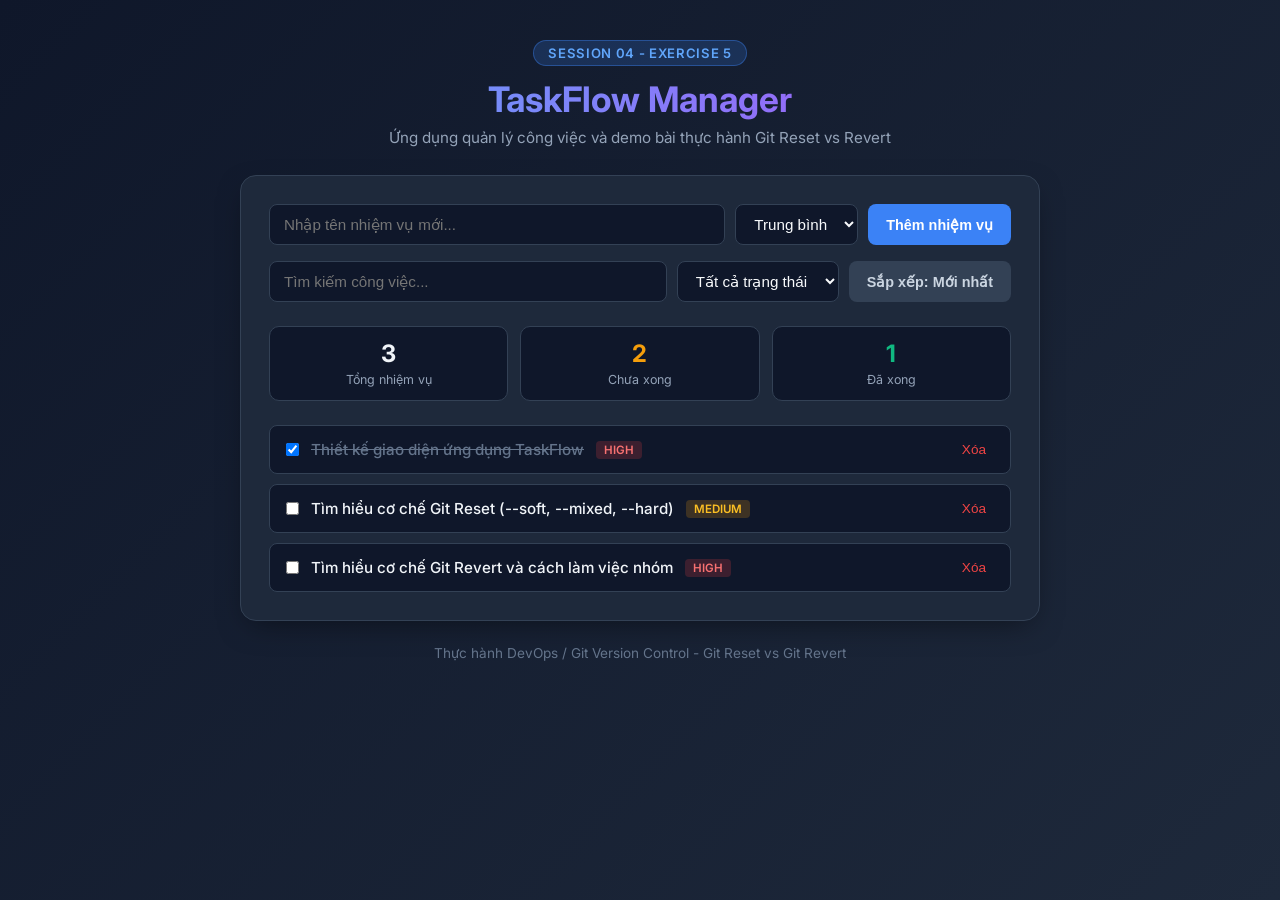
<file: index.html>
<!DOCTYPE html>
<html lang="vi">
<head>
  <meta charset="UTF-8">
  <meta name="viewport" content="width=device-width, initial-scale=1.0">
  <title>TaskFlow - Quản lý Công việc & Trực quan hóa Git Reset/Revert</title>
  <link rel="stylesheet" href="style.css">
  <link rel="preconnect" href="https://fonts.googleapis.com">
  <link rel="preconnect" href="https://fonts.gstatic.com" crossorigin>
  <link href="https://fonts.googleapis.com/css2?family=Inter:wght@400;500;600;700&display=swap" rel="stylesheet">
</head>
<body>
  <div class="container">
    <header class="header">
      <div class="badge">Session 04 - Exercise 5</div>
      <h1>TaskFlow Manager</h1>
      <p class="subtitle">Ứng dụng quản lý công việc và demo bài thực hành Git Reset vs Revert</p>
    </header>

    <main class="main-card">
      <section class="action-bar">
        <div class="input-group">
          <input type="text" id="taskInput" placeholder="Nhập tên nhiệm vụ mới..." autocomplete="off">
          <select id="prioritySelect">
            <option value="low">Thấp</option>
            <option value="medium" selected>Trung bình</option>
            <option value="high">Cao</option>
          </select>
          <button id="addBtn" class="btn btn-primary">Thêm nhiệm vụ</button>
        </div>

        <div class="filter-group">
          <input type="text" id="searchInput" placeholder="Tìm kiếm công việc...">
          <select id="filterStatus">
            <option value="all">Tất cả trạng thái</option>
            <option value="pending">Đang làm</option>
            <option value="completed">Đã hoàn thành</option>
          </select>
          <button id="sortBtn" class="btn btn-secondary">Sắp xếp: Mới nhất</button>
        </div>
      </section>

      <section class="task-stats">
        <div class="stat-card">
          <span class="stat-num" id="totalTasks">0</span>
          <span class="stat-label">Tổng nhiệm vụ</span>
        </div>
        <div class="stat-card">
          <span class="stat-num text-warning" id="pendingTasks">0</span>
          <span class="stat-label">Chưa xong</span>
        </div>
        <div class="stat-card">
          <span class="stat-num text-success" id="completedTasks">0</span>
          <span class="stat-label">Đã xong</span>
        </div>
      </section>

      <ul id="taskList" class="task-list"></ul>
    </main>

    <footer class="footer">
      <p>Thực hành DevOps / Git Version Control - Git Reset vs Git Revert</p>
    </footer>
  </div>

  <script src="app.js"></script>
</body>
</html>
</file>
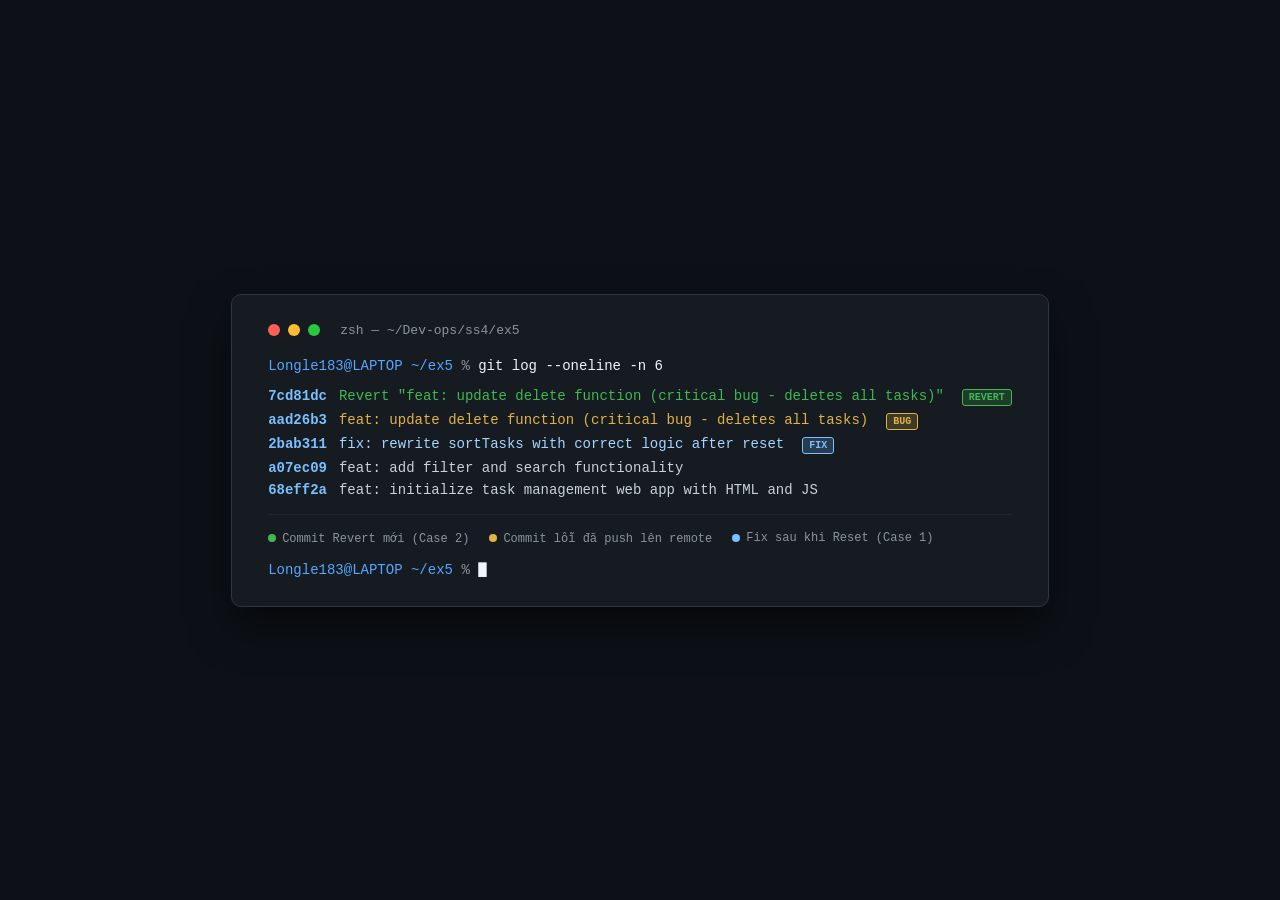
<file: git_log_preview.html>
<!DOCTYPE html>
<html lang="vi">
<head>
<meta charset="UTF-8">
<meta name="viewport" content="width=device-width, initial-scale=1.0">
<title>Git Log - Ex5 Demo</title>
<style>
  * { margin: 0; padding: 0; box-sizing: border-box; }
  body {
    background: #0d1117;
    min-height: 100vh;
    display: flex;
    align-items: center;
    justify-content: center;
    font-family: 'Consolas', 'Courier New', monospace;
    padding: 40px;
  }
  .terminal {
    background: #161b22;
    border: 1px solid #30363d;
    border-radius: 10px;
    padding: 28px 36px;
    min-width: 720px;
    box-shadow: 0 20px 40px rgba(0,0,0,0.5);
  }
  .title-bar {
    display: flex;
    gap: 8px;
    margin-bottom: 20px;
    align-items: center;
  }
  .dot { width: 12px; height: 12px; border-radius: 50%; }
  .dot-red { background: #ff5f57; }
  .dot-yellow { background: #febc2e; }
  .dot-green { background: #28c840; }
  .title-text {
    margin-left: 12px;
    color: #8b949e;
    font-size: 13px;
  }
  .cmd-line { font-size: 14px; margin-bottom: 14px; color: #8b949e; }
  .cmd-user { color: #58a6ff; }
  .cmd-path { color: #58a6ff; }
  .cmd-text { color: #f0f6fc; }
  .log-line { font-size: 14px; margin: 6px 0; display: flex; gap: 12px; align-items: baseline; }
  .hash { color: #79c0ff; font-weight: 600; }
  .revert-msg { color: #3fb950; font-weight: 500; }
  .bug-msg { color: #e3b341; }
  .fix-msg { color: #a5d6ff; }
  .normal-msg { color: #c9d1d9; }
  .prompt-after { font-size: 14px; margin-top: 16px; color: #8b949e; }
  .label-badge {
    font-size: 10px;
    padding: 2px 6px;
    border-radius: 3px;
    font-weight: 700;
    vertical-align: middle;
    margin-left: 6px;
    text-transform: uppercase;
  }
  .badge-revert { background: rgba(63, 185, 80, 0.2); color: #3fb950; border: 1px solid #3fb950; }
  .badge-bug { background: rgba(227, 179, 65, 0.2); color: #e3b341; border: 1px solid #e3b341; }
  .badge-fix { background: rgba(121, 192, 255, 0.2); color: #79c0ff; border: 1px solid #79c0ff; }
  .divider { border-top: 1px solid #21262d; margin: 16px 0; }
  .legend { display: flex; gap: 20px; margin-top: 14px; font-size: 12px; color: #8b949e; }
  .legend-item { display: flex; align-items: center; gap: 6px; }
  .legend-dot { width: 8px; height: 8px; border-radius: 50%; }
</style>
</head>
<body>
  <div class="terminal">
    <div class="title-bar">
      <span class="dot dot-red"></span>
      <span class="dot dot-yellow"></span>
      <span class="dot dot-green"></span>
      <span class="title-text">zsh — ~/Dev-ops/ss4/ex5</span>
    </div>

    <div class="cmd-line">
      <span class="cmd-user">Longle183@LAPTOP</span>
      <span> </span>
      <span class="cmd-path">~/ex5</span>
      <span style="color:#8b949e"> % </span>
      <span class="cmd-text">git log --oneline -n 6</span>
    </div>

    <div class="log-line">
      <span class="hash">7cd81dc</span>
      <span class="revert-msg">Revert "feat: update delete function (critical bug - deletes all tasks)"</span>
      <span class="label-badge badge-revert">REVERT</span>
    </div>
    <div class="log-line">
      <span class="hash">aad26b3</span>
      <span class="bug-msg">feat: update delete function (critical bug - deletes all tasks)</span>
      <span class="label-badge badge-bug">BUG</span>
    </div>
    <div class="log-line">
      <span class="hash">2bab311</span>
      <span class="fix-msg">fix: rewrite sortTasks with correct logic after reset</span>
      <span class="label-badge badge-fix">FIX</span>
    </div>
    <div class="log-line">
      <span class="hash">a07ec09</span>
      <span class="normal-msg">feat: add filter and search functionality</span>
    </div>
    <div class="log-line">
      <span class="hash">68eff2a</span>
      <span class="normal-msg">feat: initialize task management web app with HTML and JS</span>
    </div>

    <div class="divider"></div>
    <div class="legend">
      <div class="legend-item"><span class="legend-dot" style="background:#3fb950"></span> Commit Revert mới (Case 2)</div>
      <div class="legend-item"><span class="legend-dot" style="background:#e3b341"></span> Commit lỗi đã push lên remote</div>
      <div class="legend-item"><span class="legend-dot" style="background:#79c0ff"></span> Fix sau khi Reset (Case 1)</div>
    </div>

    <div class="prompt-after">
      <span class="cmd-user">Longle183@LAPTOP</span>
      <span> </span>
      <span class="cmd-path">~/ex5</span>
      <span style="color:#8b949e"> % </span>
      <span style="color:#f0f6fc">█</span>
    </div>
  </div>
</body>
</html>
</file>
<file: style.css>
* {
  margin: 0;
  padding: 0;
  box-sizing: border-box;
}

body {
  font-family: 'Inter', -apple-system, BlinkMacSystemFont, 'Segoe UI', Roboto, sans-serif;
  background: linear-gradient(135deg, #0f172a 0%, #1e293b 100%);
  color: #f1f5f9;
  min-height: 100vh;
  display: flex;
  justify-content: center;
  padding: 40px 20px;
}

.container {
  width: 100%;
  max-width: 800px;
}

.header {
  text-align: center;
  margin-bottom: 28px;
}

.badge {
  display: inline-block;
  background: rgba(59, 130, 246, 0.2);
  color: #60a5fa;
  border: 1px solid rgba(59, 130, 246, 0.4);
  padding: 4px 14px;
  border-radius: 9999px;
  font-size: 0.82rem;
  font-weight: 600;
  margin-bottom: 12px;
  letter-spacing: 0.05em;
  text-transform: uppercase;
}

.header h1 {
  font-size: 2.2rem;
  font-weight: 700;
  color: #ffffff;
  margin-bottom: 8px;
  background: linear-gradient(to right, #60a5fa, #a855f7);
  -webkit-background-clip: text;
  -webkit-text-fill-color: transparent;
}

.subtitle {
  color: #94a3b8;
  font-size: 0.95rem;
}

.main-card {
  background: #1e293b;
  border-radius: 16px;
  padding: 28px;
  border: 1px solid #334155;
  box-shadow: 0 10px 30px -10px rgba(0, 0, 0, 0.5);
}

.action-bar {
  display: flex;
  flex-direction: column;
  gap: 16px;
  margin-bottom: 24px;
}

.input-group, .filter-group {
  display: flex;
  gap: 10px;
}

input, select {
  background: #0f172a;
  border: 1px solid #334155;
  color: #f8fafc;
  padding: 10px 14px;
  border-radius: 8px;
  font-size: 0.95rem;
  outline: none;
  transition: all 0.2s;
}

input:focus, select:focus {
  border-color: #3b82f6;
  box-shadow: 0 0 0 2px rgba(59, 130, 246, 0.3);
}

#taskInput, #searchInput {
  flex: 1;
}

.btn {
  padding: 10px 18px;
  border: none;
  border-radius: 8px;
  font-weight: 600;
  font-size: 0.9rem;
  cursor: pointer;
  transition: all 0.2s;
  white-space: nowrap;
}

.btn-primary {
  background: #3b82f6;
  color: #ffffff;
}

.btn-primary:hover {
  background: #2563eb;
}

.btn-secondary {
  background: #334155;
  color: #cbd5e1;
}

.btn-secondary:hover {
  background: #475569;
}

.task-stats {
  display: grid;
  grid-template-columns: repeat(3, 1fr);
  gap: 12px;
  margin-bottom: 24px;
}

.stat-card {
  background: #0f172a;
  border: 1px solid #334155;
  border-radius: 10px;
  padding: 12px;
  text-align: center;
}

.stat-num {
  font-size: 1.5rem;
  font-weight: 700;
  display: block;
}

.stat-label {
  font-size: 0.78rem;
  color: #94a3b8;
}

.text-warning { color: #f59e0b; }
.text-success { color: #10b981; }

.task-list {
  list-style: none;
  display: flex;
  flex-direction: column;
  gap: 10px;
}

.task-item {
  display: flex;
  align-items: center;
  justify-content: space-between;
  background: #0f172a;
  border: 1px solid #334155;
  padding: 12px 16px;
  border-radius: 8px;
  transition: all 0.2s ease;
}

.task-item:hover {
  border-color: #475569;
}

.task-left {
  display: flex;
  align-items: center;
  gap: 12px;
}

.task-title {
  font-size: 0.95rem;
  font-weight: 500;
}

.task-completed .task-title {
  text-decoration: line-through;
  color: #64748b;
}

.priority-badge {
  font-size: 0.72rem;
  padding: 2px 8px;
  border-radius: 4px;
  font-weight: 600;
  text-transform: uppercase;
}

.priority-high { background: rgba(239, 68, 68, 0.2); color: #f87171; }
.priority-medium { background: rgba(245, 158, 11, 0.2); color: #fbbf24; }
.priority-low { background: rgba(59, 130, 246, 0.2); color: #60a5fa; }

.btn-delete {
  background: transparent;
  color: #ef4444;
  border: none;
  cursor: pointer;
  padding: 4px 8px;
  font-size: 0.85rem;
  border-radius: 4px;
}

.btn-delete:hover {
  background: rgba(239, 68, 68, 0.15);
}

.footer {
  text-align: center;
  margin-top: 24px;
  color: #64748b;
  font-size: 0.85rem;
}
</file>
